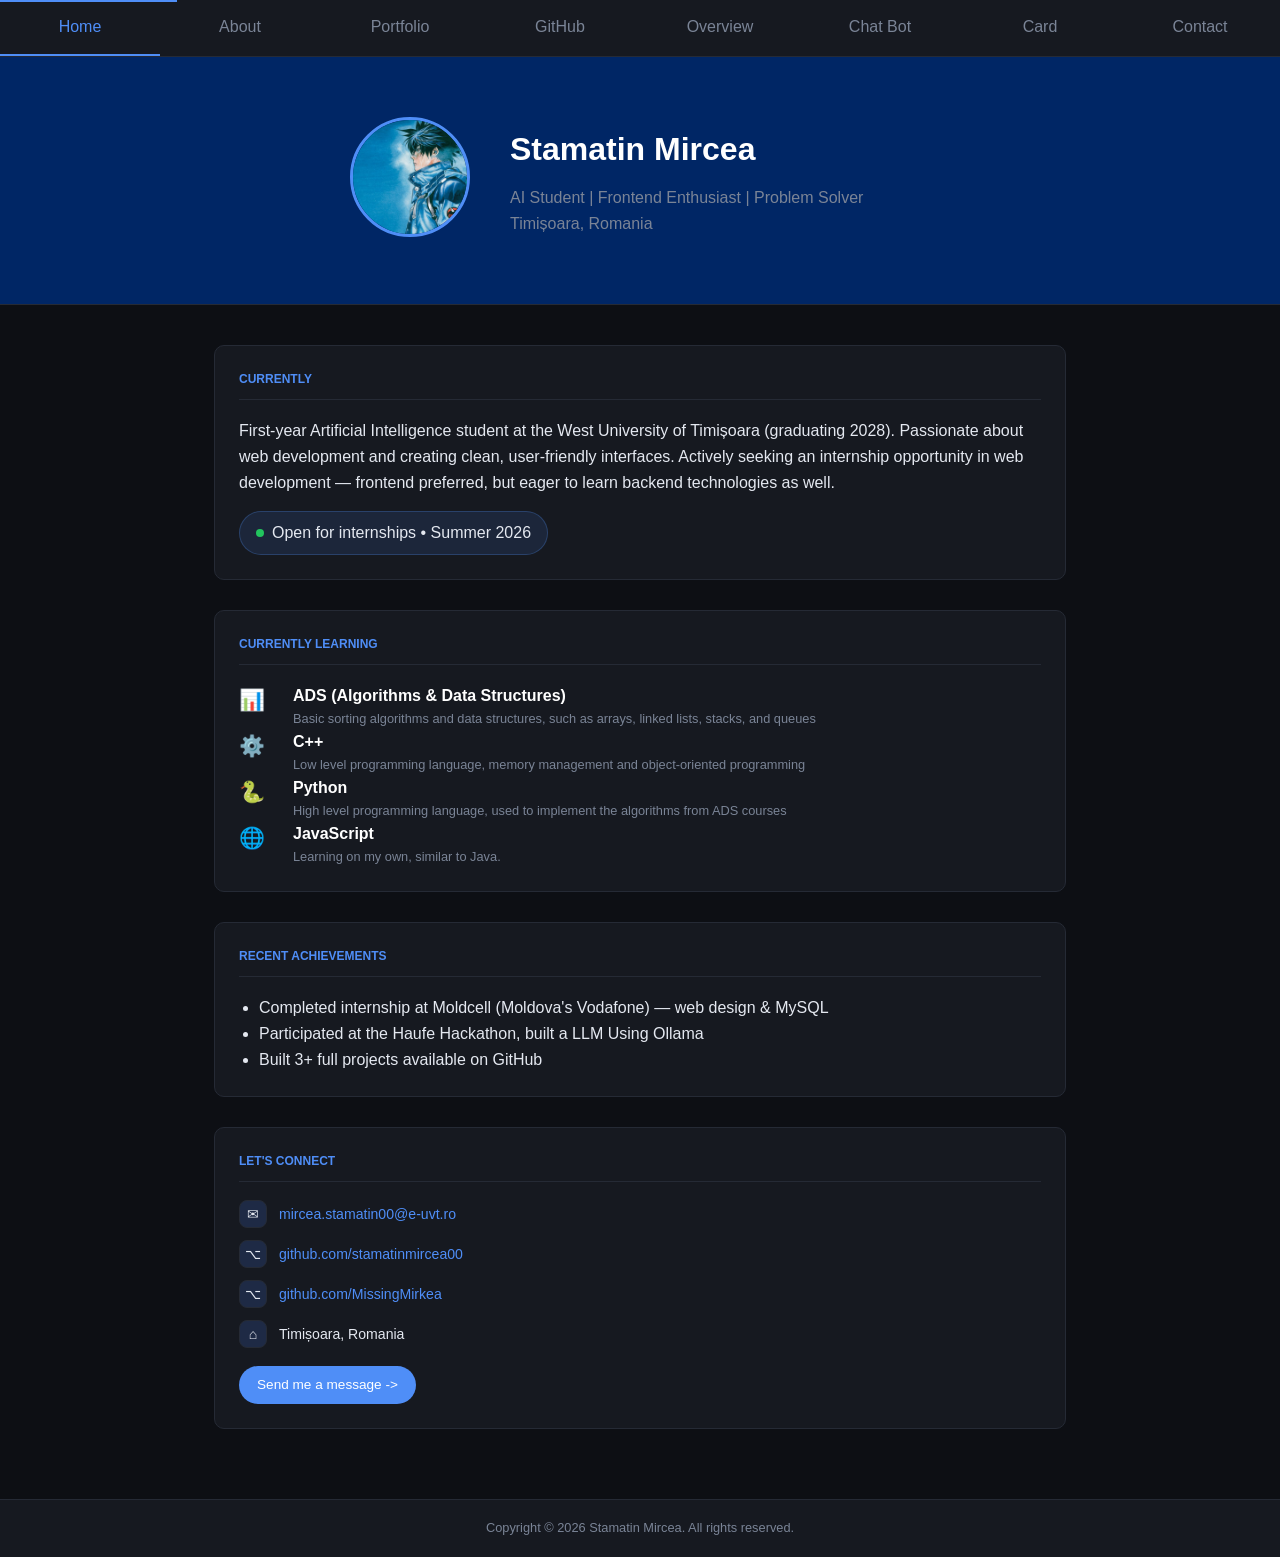
<file: index.html>
<!doctype html>
<html lang="en">
  <head>
    <meta charset="UTF-8" />
    <meta name="viewport" content="width=device-width, initial-scale=1.0" />
    <link rel="stylesheet" href="./css/style.css" />
    <title>Stamatin Mircea – AI Student & Developer Portfolio</title>
  </head>
  <body>
      <a href="#main-content" class="skip-link">Skip to main content</a>

    <header>
      <nav aria-label="main navigation">
       <ul>
          <li><a href="index.html" class="active">Home</a></li>
          <li><a href="about.html">About</a></li>
          <li><a href="portfolio.html">Portfolio</a></li>
          <li><a href="github.html">GitHub</a></li>
          <li><a href="overview.html">Overview</a></li> 
          <li><a href="chatbot.html">Chat Bot</a></li>
          <li><a href="card.html">Card</a></li>        
          <li><a href="contact.html">Contact</a></li>
        </ul>
      </nav>
    </header>

    <section id="descript">
      <div class="descript-left">
        <img
          src="./images/climber.jpg"
          alt="Buntarou Mori from The Climber manga looking left, wearing a blue jacket"
        />
      </div>
      <div class="descript-right" style="width: 420px;">
        <h1>Stamatin Mircea</h1>
        <p>AI Student | Frontend Enthusiast | Problem Solver</p>
        <p class="location">Timișoara, Romania</p>
      </div>
    </section>

    <main id="main-content">
      <section class="cv-section">
        <h2>Currently</h2>
        <p>
          First-year Artificial Intelligence student at the West University of Timișoara (graduating 2028).
          Passionate about web development and creating clean, user-friendly interfaces. 
          Actively seeking an internship opportunity in web development — frontend preferred, 
          but eager to learn backend technologies as well.
        </p>
        <div class="status-badge">
          <span class="dot"></span>
          Open for internships • Summer 2026
        </div>
      </section>

      <section class="cv-section">
        <h2>Currently Learning</h2>
        <div class="learning-item">
            <span class="learning-icon">📊</span>
            <div>
              <strong>ADS (Algorithms & Data Structures)</strong>
              <p>Basic sorting algorithms and data structures, such as arrays, linked lists, stacks, and queues</p>
            </div>
          </div>
          <div class="learning-item">
            <span class="learning-icon">⚙️</span>
            <div>
              <strong>C++</strong>
              <p>Low level programming language, memory management and object-oriented programming</p>
            </div>
          </div>
          <div class="learning-item">
            <span class="learning-icon">🐍</span>
            <div>
              <strong>Python</strong>
              <p>High level programming language, used to implement the algorithms from ADS courses</p>
            </div>
          </div>
          <div class="learning-item">
            <span class="learning-icon">🌐</span>
            <div>
              <strong>JavaScript</strong>
              <p>Learning on my own, similar to Java.</p>
            </div>
          </div>
        </div>
      </section>

      <section class="cv-section">
        <h2>Recent Achievements</h2>
        <ul class="achievement-list" style="padding-left: 20px;">
          <li>Completed internship at Moldcell (Moldova's Vodafone) — web design & MySQL</li>
          <li>Participated at the Haufe Hackathon, built a LLM Using Ollama</li>
          <li>Built 3+ full projects available on GitHub</li>
        </ul>
      </section>

      <section class="cv-section">
        <h2>Let's Connect</h2>
        <div class="contact-list">
          <div class="contact-item">
            <span class="contact-icon">✉</span>
            <a href="mailto:mircea.stamatin00@e-uvt.ro">mircea.stamatin00@e-uvt.ro</a>
          </div>
          <div class="contact-item">
            <span class="contact-icon">⌥</span>
            <a href="https://github.com/stamatinmircea00" >github.com/stamatinmircea00</a>
          </div>
           <div class="contact-item">
            <span class="contact-icon">⌥</span>
            <a href="https://github.com/MissingMirkea" >github.com/MissingMirkea</a>
          </div>
          <div class="contact-item">
            <span class="contact-icon">⌂</span>
            <span>Timișoara, Romania</span>
          </div>
        </div>
        <a href="contact.html" class="cta-link">Send me a message -></a>
      </section>

    </main>

    <footer>
      <p>Copyright &copy; 2026 Stamatin Mircea. All rights reserved.</p>
    </footer>

  </body>
</html>
</file>
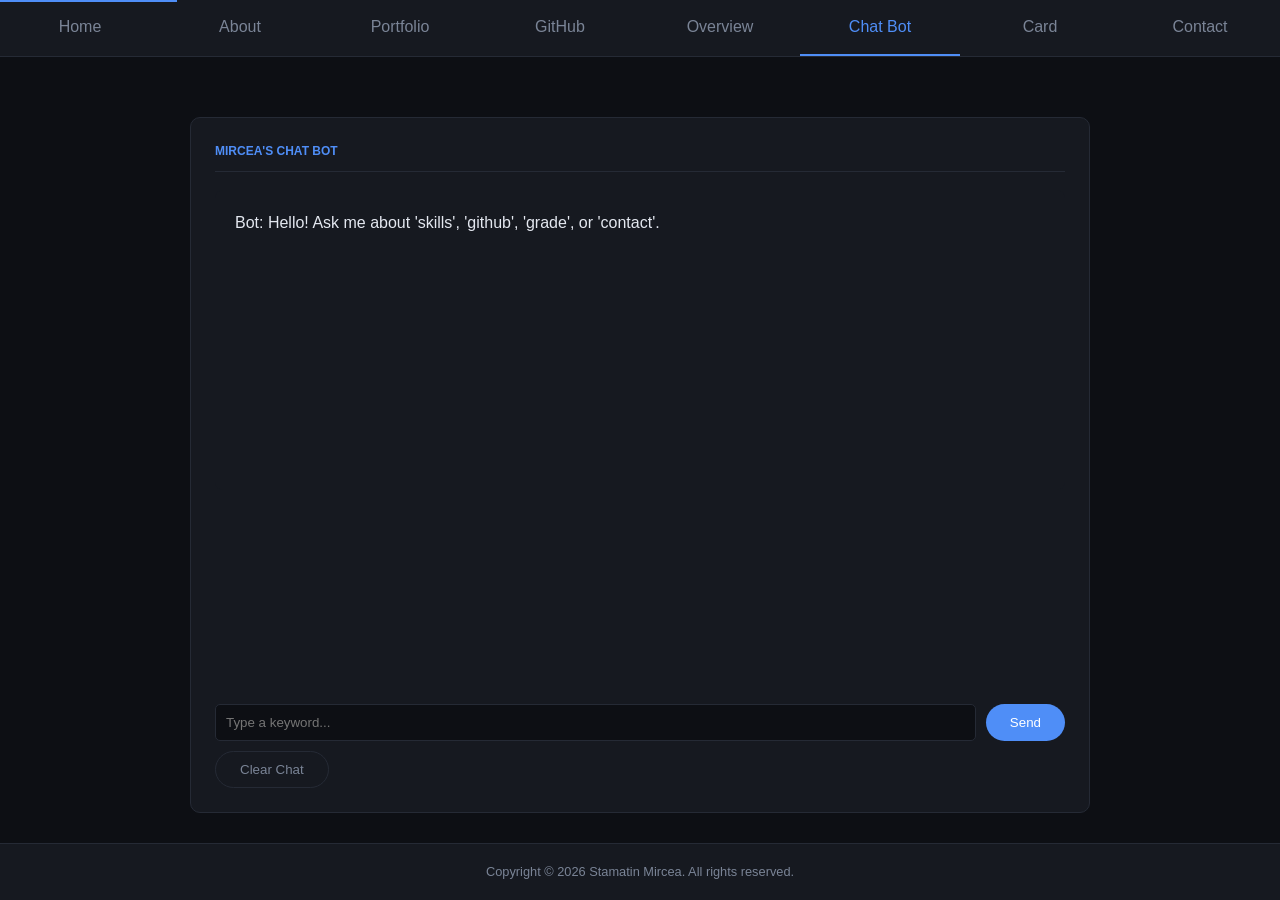
<file: chatbot.html>
<!doctype html>
<html lang="en">
  <head>
    <meta charset="UTF-8" />
    <meta name="viewport" content="width=device-width, initial-scale=1.0" />
    <link rel="stylesheet" href="./css/style.css" />
    <title>AI Chat – Stamatin Mircea</title>
  </head>
  <body>
    <a href="#main-content" class="skip-link">Skip to main content</a>

    <header>
      <nav aria-label="main navigation">
        <ul>
          <li><a href="index.html">Home</a></li>
          <li><a href="about.html">About</a></li>
          <li><a href="portfolio.html">Portfolio</a></li>
          <li><a href="github.html">GitHub</a></li>
          <li><a href="overview.html">Overview</a></li>
          <li><a href="chatbot.html" class="active">Chat Bot</a></li>
          <li><a href="card.html">Card</a></li>
          <li><a href="contact.html">Contact</a></li>
        </ul>
      </nav>
    </header>

    <main
      id="main-content"
      class="cv-section page-center"
      style="
        height: calc(100vh - 204.06px);
        margin-top: 60px;
        display: flex;
        flex-direction: column;
        justify-content: space-between;
      "
    >
      <div class="chatbot-top">
        <h2>Mircea's Chat Bot</h2>
        <div
          id="chat-window"
          style="
            height: 300px;
            overflow-y: auto;
            background: #161920;
            padding: 20px;
            border-radius: 8px;
            margin-bottom: 10px;
            margin-top: 10px;
          "
        >
          <div class="bot-msg">
            Bot: Hello! Ask me about 'skills', 'github', 'grade', or 'contact'.
          </div>
        </div>
      </div>
      <div class="chatbot-bot">
        <form id="chat-form" style="display: flex; gap: 10px">
          <input
            type="text"
            id="user-input"
            placeholder="Type a keyword..."
            style="
              flex: 1;
              padding: 10px;
              border-radius: 5px;
              border: 1px solid #252a35;
              background: #0d0f14;
              color: white;
            "
          />
          <button type="submit" class="submit-btn">Send</button>
        </form>
        <button id="clear-btn" class="reset-btn" style="margin-top: 10px">
          Clear Chat
        </button>
      </div>
    </main>

    <footer>
      <p>Copyright &copy; 2026 Stamatin Mircea. All rights reserved.</p>
    </footer>
    <script src="./javascript/chatbot.js"></script>
  </body>
</html>
</file>
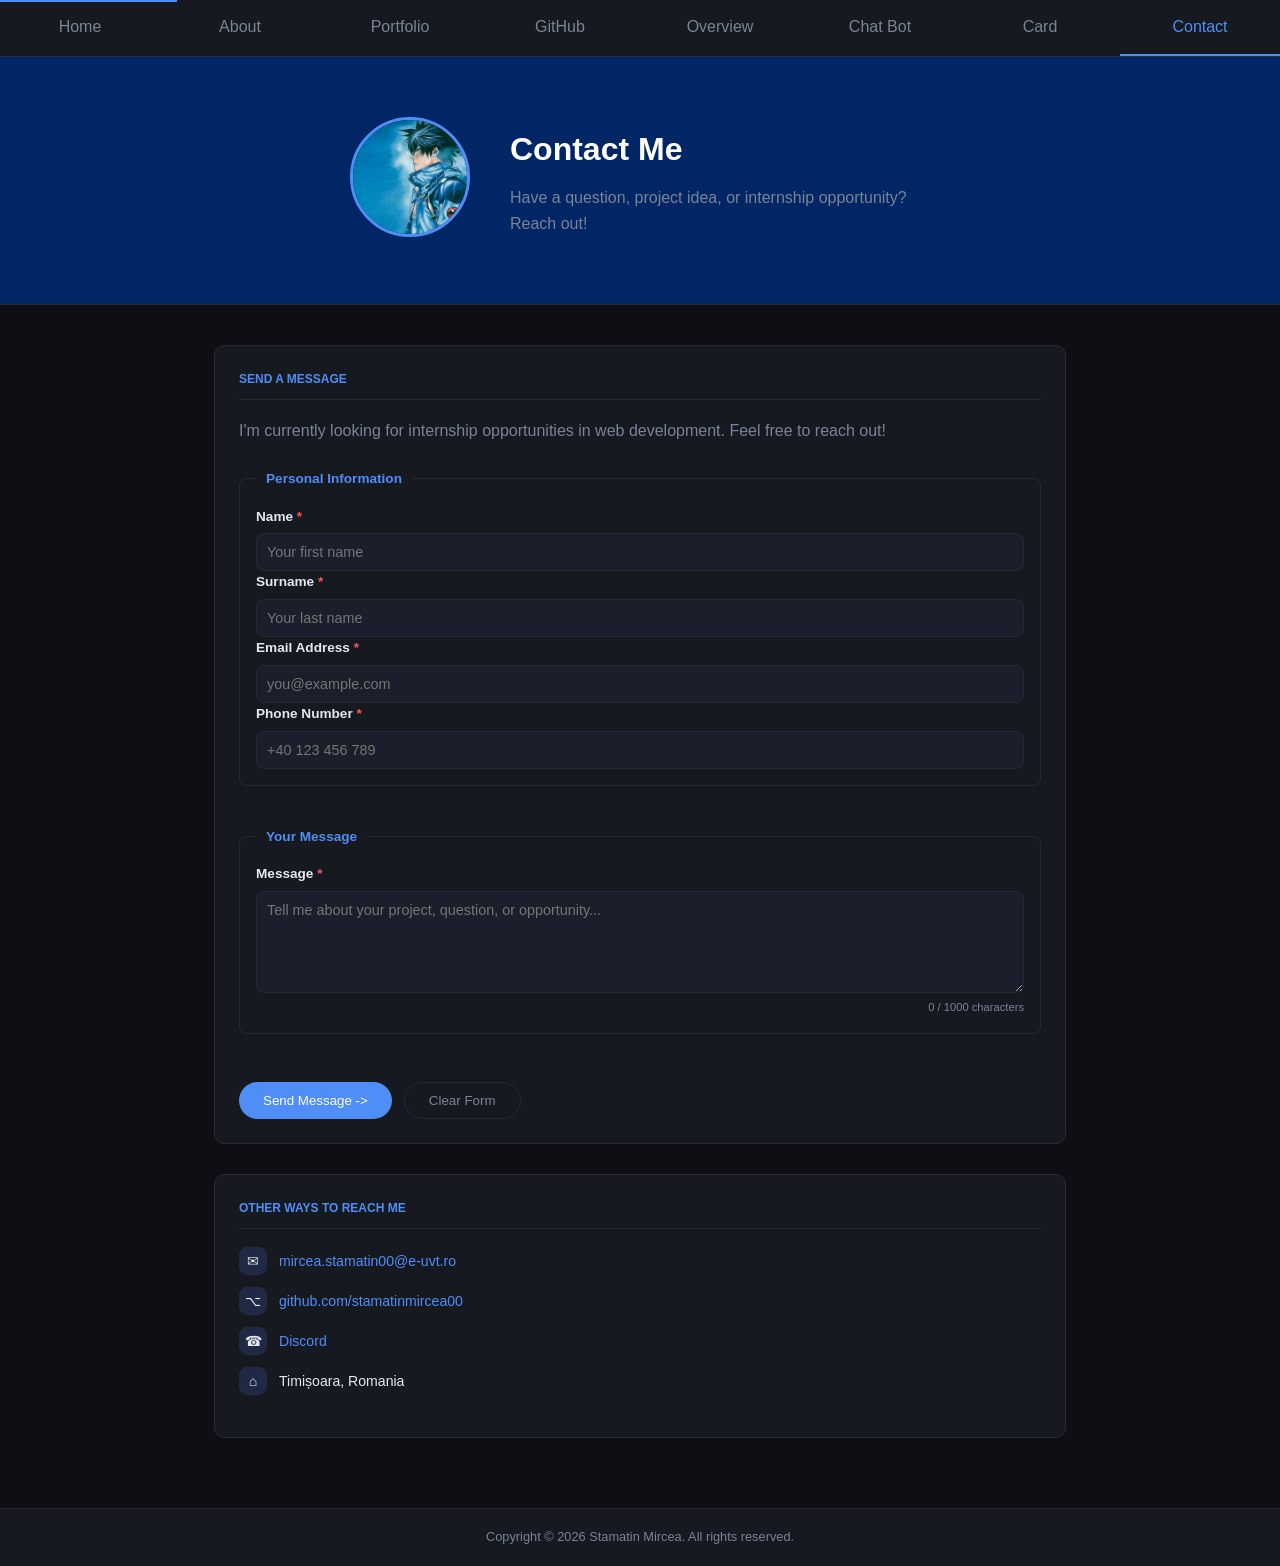
<file: contact.html>
<!doctype html>
<html lang="en">
  <head>
    <meta charset="UTF-8" />
    <meta name="viewport" content="width=device-width, initial-scale=1.0" />
    <link rel="stylesheet" href="./css/style.css" />
    <title>Contact Me – Stamatin Mircea</title>
  </head>
  <body>
    <a href="#main-content" class="skip-link">Skip to main content</a>

    <header>
      <nav aria-label="main navigation">
        <ul>
          <li><a href="index.html">Home</a></li>
          <li><a href="about.html">About</a></li>
          <li><a href="portfolio.html">Portfolio</a></li>
          <li><a href="github.html">GitHub</a></li>
          <li><a href="overview.html">Overview</a></li>
          <li><a href="chatbot.html">Chat Bot</a></li>
          <li><a href="card.html">Card</a></li>
          <li><a href="contact.html" class="active">Contact</a></li>
        </ul>
      </nav>
    </header>

    <section id="descript">
      <div class="descript-left">
        <img
          src="./images/climber.jpg"
          alt="Buntarou Mori from The Climber manga looking left"
        />
      </div>
      <div class="descript-right">
        <h1>Contact Me</h1>
        <p>
          Have a question, project idea, or internship opportunity? Reach out!
        </p>
      </div>
    </section>

    <main id="main-content">
      <section class="cv-section">
        <h2>Send a Message</h2>
        <p class="form-intro">
          I'm currently looking for internship opportunities in web development.
          Feel free to reach out!
        </p>

        <form
          action="#"
          method="post"
          class="contact-form"
          id="contactForm"
          novalidate
        >
          <fieldset>
            <legend>Personal Information</legend>

            <div class="form-group">
              <label for="name">Name <span class="required">*</span></label>
              <input
                type="text"
                id="name"
                name="name"
                required
                placeholder="Your first name"
                minlength="2"
                maxlength="50"
              />
              <div class="error-message" id="name-error"></div>
            </div>

            <div class="form-group">
              <label for="surname"
                >Surname <span class="required">*</span></label
              >
              <input
                type="text"
                id="surname"
                name="surname"
                required
                placeholder="Your last name"
                minlength="2"
                maxlength="50"
              />
              <div class="error-message" id="surname-error"></div>
            </div>

            <div class="form-group">
              <label for="email"
                >Email Address <span class="required">*</span></label
              >
              <input
                type="email"
                id="email"
                name="email"
                required
                placeholder="you@example.com"
                pattern="[a-z0-9._%+-]+@[a-z0-9.-]+\.[a-z]{2,}$"
              />
              <div class="error-message" id="email-error"></div>
            </div>

            <div class="form-group">
              <label for="phone"
                >Phone Number <span class="required">*</span></label
              >
              <input
                type="tel"
                id="phone"
                name="phone"
                required
                placeholder="+40 123 456 789"
                pattern="[0-9+\s\-\(\)]{8,20}"
              />
              <div class="error-message" id="phone-error"></div>
            </div>
          </fieldset>

          <fieldset>
            <legend>Your Message</legend>

            <div class="form-group">
              <label for="message"
                >Message <span class="required">*</span></label
              >
              <textarea
                id="message"
                name="message"
                required
                placeholder="Tell me about your project, question, or opportunity..."
                rows="5"
                minlength="10"
                maxlength="1000"
                style="max-width: 802px"
              ></textarea>
              <div class="error-message" id="message-error"></div>
              <small class="character-count">0 / 1000 characters</small>
            </div>
          </fieldset>

          <div class="form-actions">
            <button type="submit" class="submit-btn">Send Message -></button>
            <button type="reset" class="reset-btn">Clear Form</button>
          </div>

          <div
            class="success-message"
            id="successMessage"
            style="display: none"
          >
            ✓ Thank you for your message! I'll get back to you soon.
          </div>
        </form>
      </section>

      <section class="cv-section">
        <h2>Other Ways to Reach Me</h2>
        <div class="contact-list">
          <div class="contact-item">
            <span class="contact-icon">✉</span>
            <a href="mailto:mircea.stamatin00@e-uvt.ro"
              >mircea.stamatin00@e-uvt.ro</a
            >
          </div>
          <div class="contact-item">
            <span class="contact-icon">⌥</span>
            <a href="https://github.com/stamatinmircea00"
              >github.com/stamatinmircea00</a
            >
          </div>
          <div class="contact-item">
            <span class="contact-icon">☎</span>
            <a href="https://discordapp.com/users/1328396941444255839"
              >Discord</a
            >
          </div>
          <div class="contact-item">
            <span class="contact-icon">⌂</span>
            <span>Timișoara, Romania</span>
          </div>
        </div>
      </section>
    </main>

    <footer>
      <p>Copyright &copy; 2026 Stamatin Mircea. All rights reserved.</p>
    </footer>
  </body>
</html>
</file>
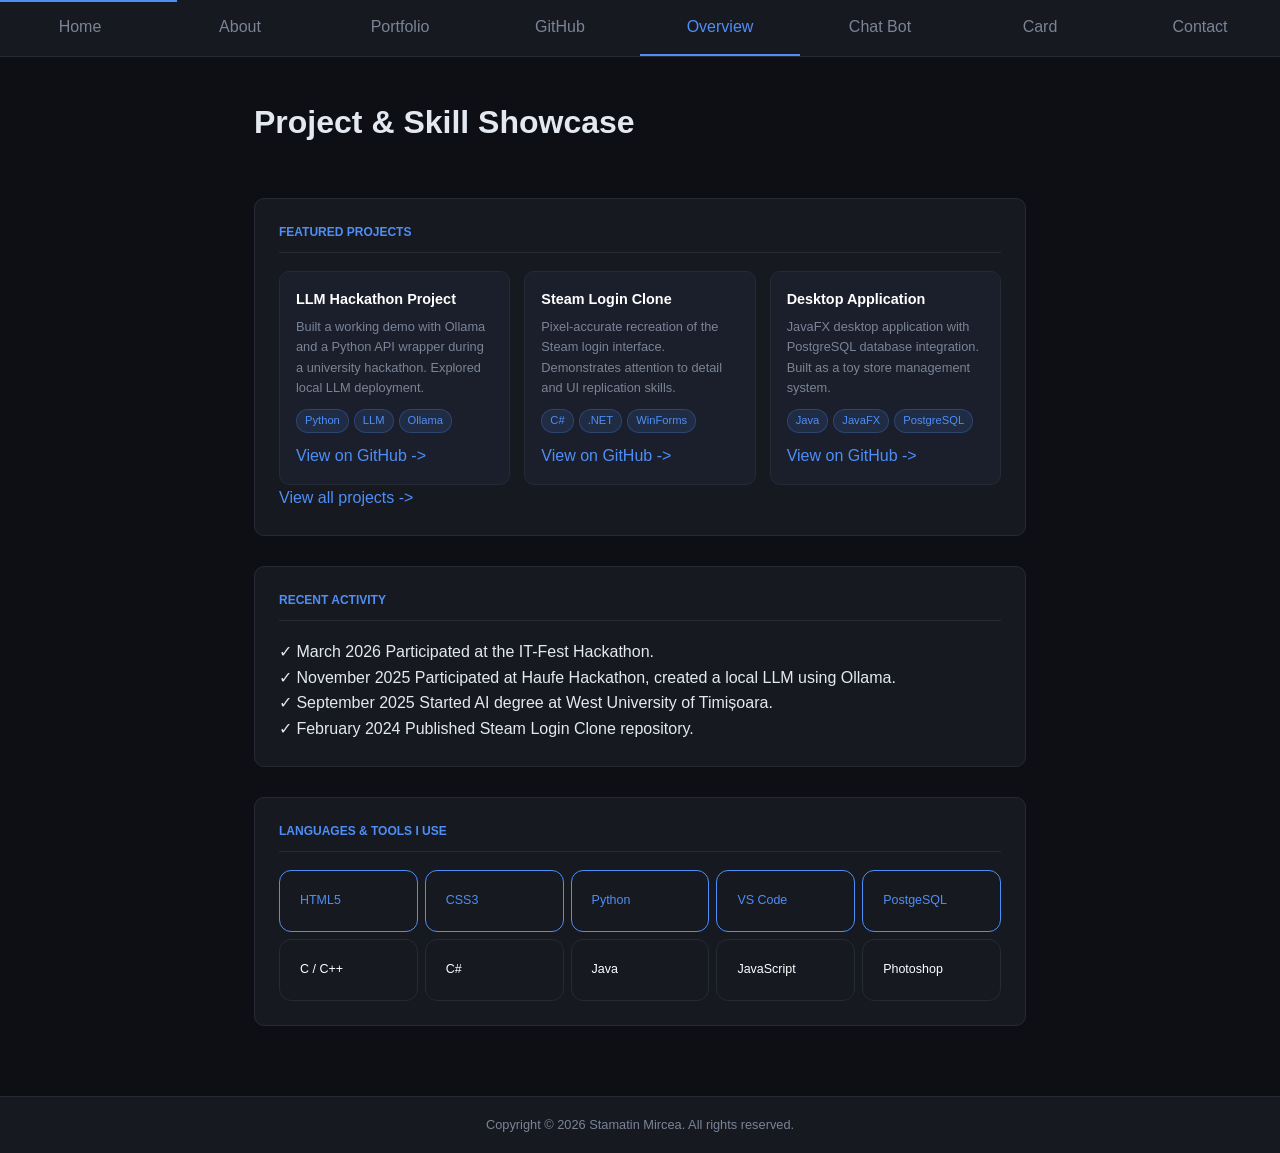
<file: overview.html>
<!doctype html>
<html lang="en">
  <head>
    <meta charset="UTF-8" />
    <meta name="viewport" content="width=device-width, initial-scale=1.0" />
    <link rel="stylesheet" href="./css/style.css" />
    <title>Project Overview - Mircea</title>
    <style>
      .overview-container {
        padding: 40px 5%;
      }

      .grid-layout {
        display: grid;
        grid-template-columns: repeat(auto-fit, minmax(250px, 1fr));
        gap: 20px;
        margin-top: 30px;
      }

      .card {
        background: #161920;
        border: 1px solid #252a35;
        padding: 20px;
        border-radius: 12px;
        display: flex;
        flex-direction: column;
        justify-content: space-between;
      }

      .card.featured {
        border: 2px solid #4f8ef7;
        box-shadow: 0 0 15px rgba(79, 142, 247, 0.3);
      }

      @media (max-width: 600px) {
        .grid-layout {
          grid-template-columns: 1fr;
        }
        h1 {
          font-size: 1.5rem;
        }
      }
    </style>
  </head>
  <body>
    <a href="#main-content" class="skip-link">Skip to main content</a>

    <header>
      <nav aria-label="main navigation">
        <ul>
          <li><a href="index.html">Home</a></li>
          <li><a href="about.html">About</a></li>
          <li><a href="portfolio.html">Portfolio</a></li>
          <li><a href="github.html">GitHub</a></li>
          <li><a href="overview.html" class="active">Overview</a></li>
          <li><a href="chatbot.html">Chat Bot</a></li>
          <li><a href="card.html">Card</a></li>
          <li><a href="contact.html">Contact</a></li>
        </ul>
      </nav>
    </header>
    <main id="main-content" class="overview-container page-center">
      <h1>Project & Skill Showcase</h1>
      <section class="cv-section" style="margin-top: 50px">
        <h2>Featured Projects</h2>
        <div class="cards-grid">
          <article class="project-card">
            <h3>LLM Hackathon Project</h3>
            <p>
              Built a working demo with Ollama and a Python API wrapper during a
              university hackathon. Explored local LLM deployment.
            </p>
            <div class="tags">
              <span class="tag">Python</span>
              <span class="tag">LLM</span>
              <span class="tag">Ollama</span>
            </div>
            <a href="https://github.com/MissingMirkea/HaufeInternship2025"
              >View on GitHub -></a
            >
          </article>

          <article class="project-card">
            <h3>Steam Login Clone</h3>
            <p>
              Pixel-accurate recreation of the Steam login interface.
              Demonstrates attention to detail and UI replication skills.
            </p>
            <div class="tags">
              <span class="tag">C#</span>
              <span class="tag">.NET</span>
              <span class="tag">WinForms</span>
            </div>
            <a href="https://github.com/MissingMirkea/SteamLabel"
              >View on GitHub -></a
            >
          </article>

          <article class="project-card">
            <h3>Desktop Application</h3>
            <p>
              JavaFX desktop application with PostgreSQL database integration.
              Built as a toy store management system.
            </p>
            <div class="tags">
              <span class="tag">Java</span>
              <span class="tag">JavaFX</span>
              <span class="tag">PostgreSQL</span>
            </div>
            <a href="https://github.com/MissingMirkea/ToyStore"
              >View on GitHub -></a
            >
          </article>
        </div>
        <div class="section-footer">
          <a href="github.html" class="link">View all projects -></a>
        </div>
      </section>

      <section class="cv-section">
        <h2>Recent Activity</h2>
        <div class="activity-list">
          <div class="activity-item">
            <span class="activity-date">✓ March 2026</span>
            <span class="activity-desc"
              >Participated at the IT-Fest Hackathon.</span
            >
          </div>
          <div class="activity-item">
            <span class="activity-date">✓ November 2025</span>
            <span class="activity-desc"
              >Participated at Haufe Hackathon, created a local LLM using
              Ollama.</span
            >
          </div>
          <div class="activity-item">
            <span class="activity-date">✓ September 2025</span>
            <span class="activity-desc"
              >Started AI degree at West University of Timișoara.</span
            >
          </div>
          <div class="activity-item">
            <span class="activity-date">✓ February 2024</span>
            <span class="activity-desc"
              >Published Steam Login Clone repository.</span
            >
          </div>
        </div>
      </section>

      <section class="cv-section">
        <h2>Languages & Tools I Use</h2>
        <div class="skills">
          <span class="card accent">HTML5</span>
          <span class="card accent">CSS3</span>
          <span class="card accent">Python</span>
          <span class="card accent">VS Code</span>
          <span class="card accent">PostgeSQL</span>
          <span class="card">C / C++</span>
          <span class="card">C#</span>
          <span class="card">Java</span>
          <span class="card">JavaScript</span>
          <span class="card">Photoshop</span>
        </div>
      </section>
    </main>
    <footer>
      <p>Copyright &copy; 2026 Stamatin Mircea. All rights reserved.</p>
    </footer>
  </body>
</html>
</file>
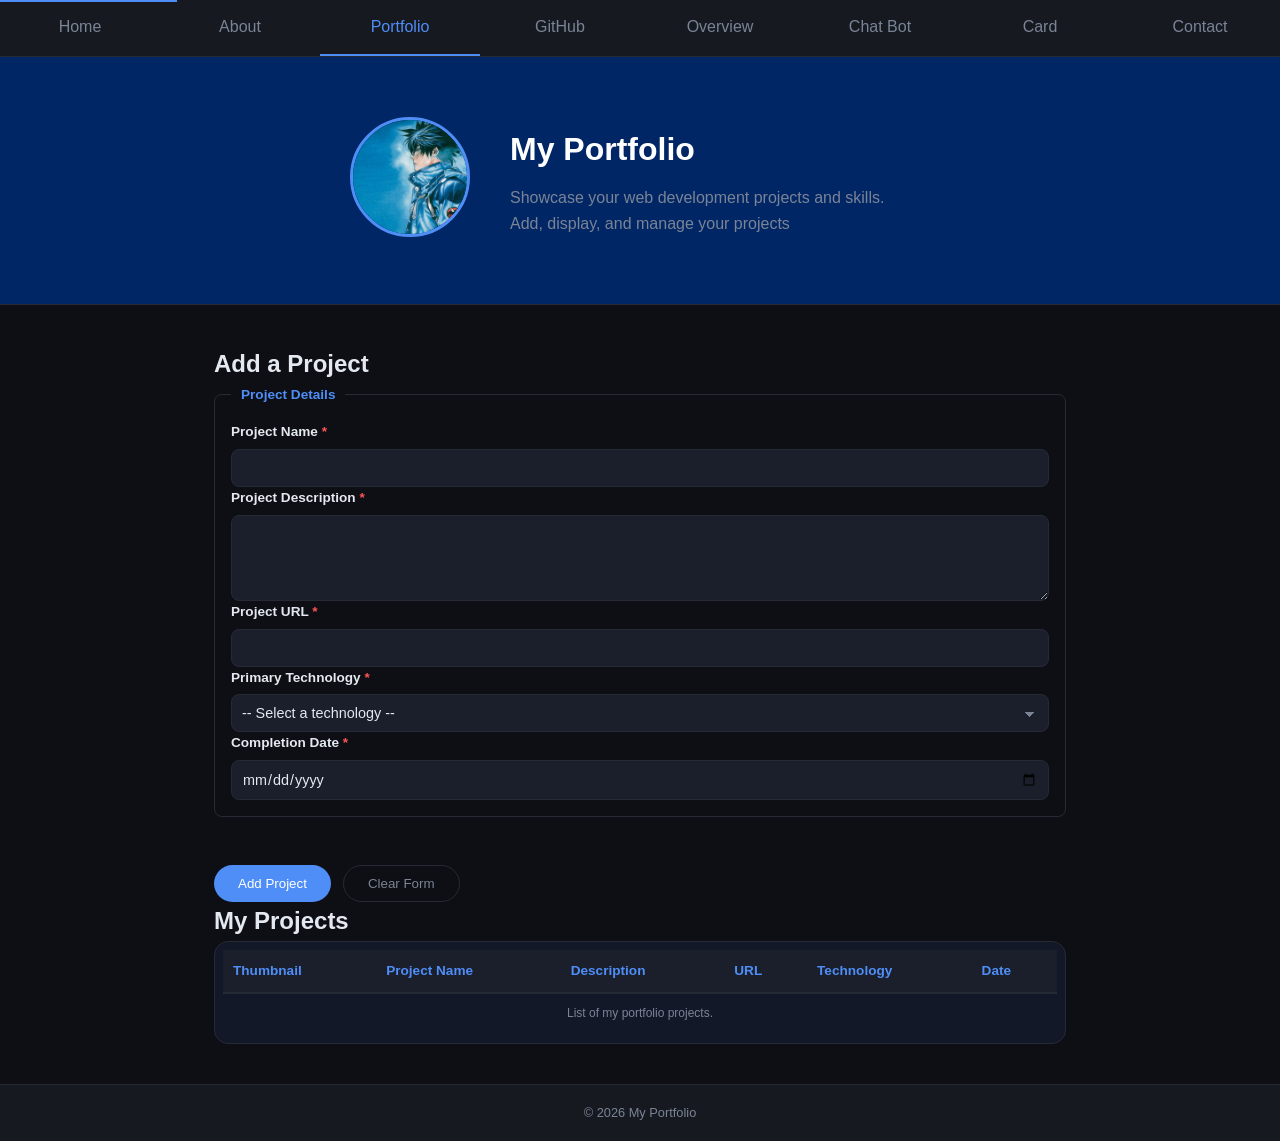
<file: portfolio.html>
<!DOCTYPE html>
<html lang="en">
<head>
    <meta charset="UTF-8">
    <meta name="viewport" content="width=device-width, initial-scale=1.0">
    <title>My Portfolio – Stamatin Mircea</title>
    <link rel="stylesheet" href="./css/styleportfolio.css">
</head>
<body>
    <a href="#main-content" class="skip-link">Skip to main content</a>

    <header>
        <nav aria-label="main navigation">
            <ul>
                <li><a href="index.html">Home</a></li>
                <li><a href="about.html">About</a></li>
                <li><a href="portfolio.html" class="active">Portfolio</a></li>
                <li><a href="github.html">GitHub</a></li>
                <li><a href="overview.html">Overview</a></li>
                <li><a href="chatbot.html">Chat Bot</a></li>
                <li><a href="card.html">Card</a></li>
                <li><a href="contact.html">Contact</a></li>
            </ul>
        </nav>
    </header>

    <section id="descript">
        <div class="descript-left">
            <img src="./images/climber.jpg" alt="Portfolio projects showcase" />
        </div>
        <div class="descript-right" style="width: 420px;">
            <h1>My Portfolio</h1>
            <p>Showcase your web development projects and skills.</p>
            <p class="location">Add, display, and manage your projects</p>
        </div>
    </section>

    <main id="main-content">
        <section>
            <h2>Add a Project</h2>

            <form id="project-form" class="contact-form" novalidate>
                <fieldset>
                    <legend>Project Details</legend>

                    <div class="form-group">
                        <label for="project-name">Project Name <span class="required">*</span></label>
                        <input
                            type="text"
                            id="project-name"
                            name="projectName"
                            required
                            aria-describedby="project-name-error"
                        >
                        <div class="error-message" id="project-name-error" role="alert" aria-live="assertive"></div>
                    </div>

                    <div class="form-group">
                        <label for="project-description">Project Description <span class="required">*</span></label>
                        <textarea
                            id="project-description"
                            name="projectDescription"
                            required
                            minlength="10"
                            aria-describedby="project-description-error"
                            rows="4"
                        ></textarea>
                        <div class="error-message" id="project-description-error" role="alert" aria-live="assertive"></div>
                    </div>

                    <div class="form-group">
                        <label for="project-url">Project URL <span class="required">*</span></label>
                        <input
                            type="url"
                            id="project-url"
                            name="projectUrl"
                            required
                            aria-describedby="project-url-error"
                        >
                        <div class="error-message" id="project-url-error" role="alert" aria-live="assertive"></div>
                    </div>

                    <div class="form-group">
                        <label for="project-technology">Primary Technology <span class="required">*</span></label>
                        <select
                            id="project-technology"
                            name="projectTechnology"
                            required
                            aria-describedby="project-technology-error"
                        >
                            <option value="">-- Select a technology --</option>
                            <option value="HTML">HTML</option>
                            <option value="CSS">CSS</option>
                            <option value="JavaScript">JavaScript</option>
                            <option value="React">React</option>
                        </select>
                        <div class="error-message" id="project-technology-error" role="alert" aria-live="assertive"></div>
                    </div>

                    <div class="form-group">
                        <label for="project-date">Completion Date <span class="required">*</span></label>
                        <input
                            type="date"
                            id="project-date"
                            name="projectDate"
                            required
                            aria-describedby="project-date-error"
                        >
                        <div class="error-message" id="project-date-error" role="alert" aria-live="assertive"></div>
                    </div>
                </fieldset>

                <div class="form-actions">
                    <button type="submit" class="submit-btn">Add Project</button>
                    <button type="reset" class="reset-btn">Clear Form</button>
                </div>
            </form>
        </section>

        <section>
            <h2>My Projects</h2>

            <div class="table-wrapper" tabindex="0" role="group" aria-label="Submitted Projects Table">
                <table id="projects-table" class="projects-table">
                    <caption>List of my portfolio projects.</caption>
                    <thead>
                        <tr>
                            <th scope="col">Thumbnail</th>
                            <th scope="col">Project Name</th>
                            <th scope="col">Description</th>
                            <th scope="col">URL</th>
                            <th scope="col">Technology</th>
                            <th scope="col">Date</th>
                        </tr>
                    </thead>
                    <tbody id="projects-tbody">
                    </tbody>
                </table>
            </div>
        </section>
    </main>

    <footer>
        <p>&copy; 2026 My Portfolio</p>
    </footer>

    <script src="./javascript/app.js"></script>
</body>
</html>
</file>
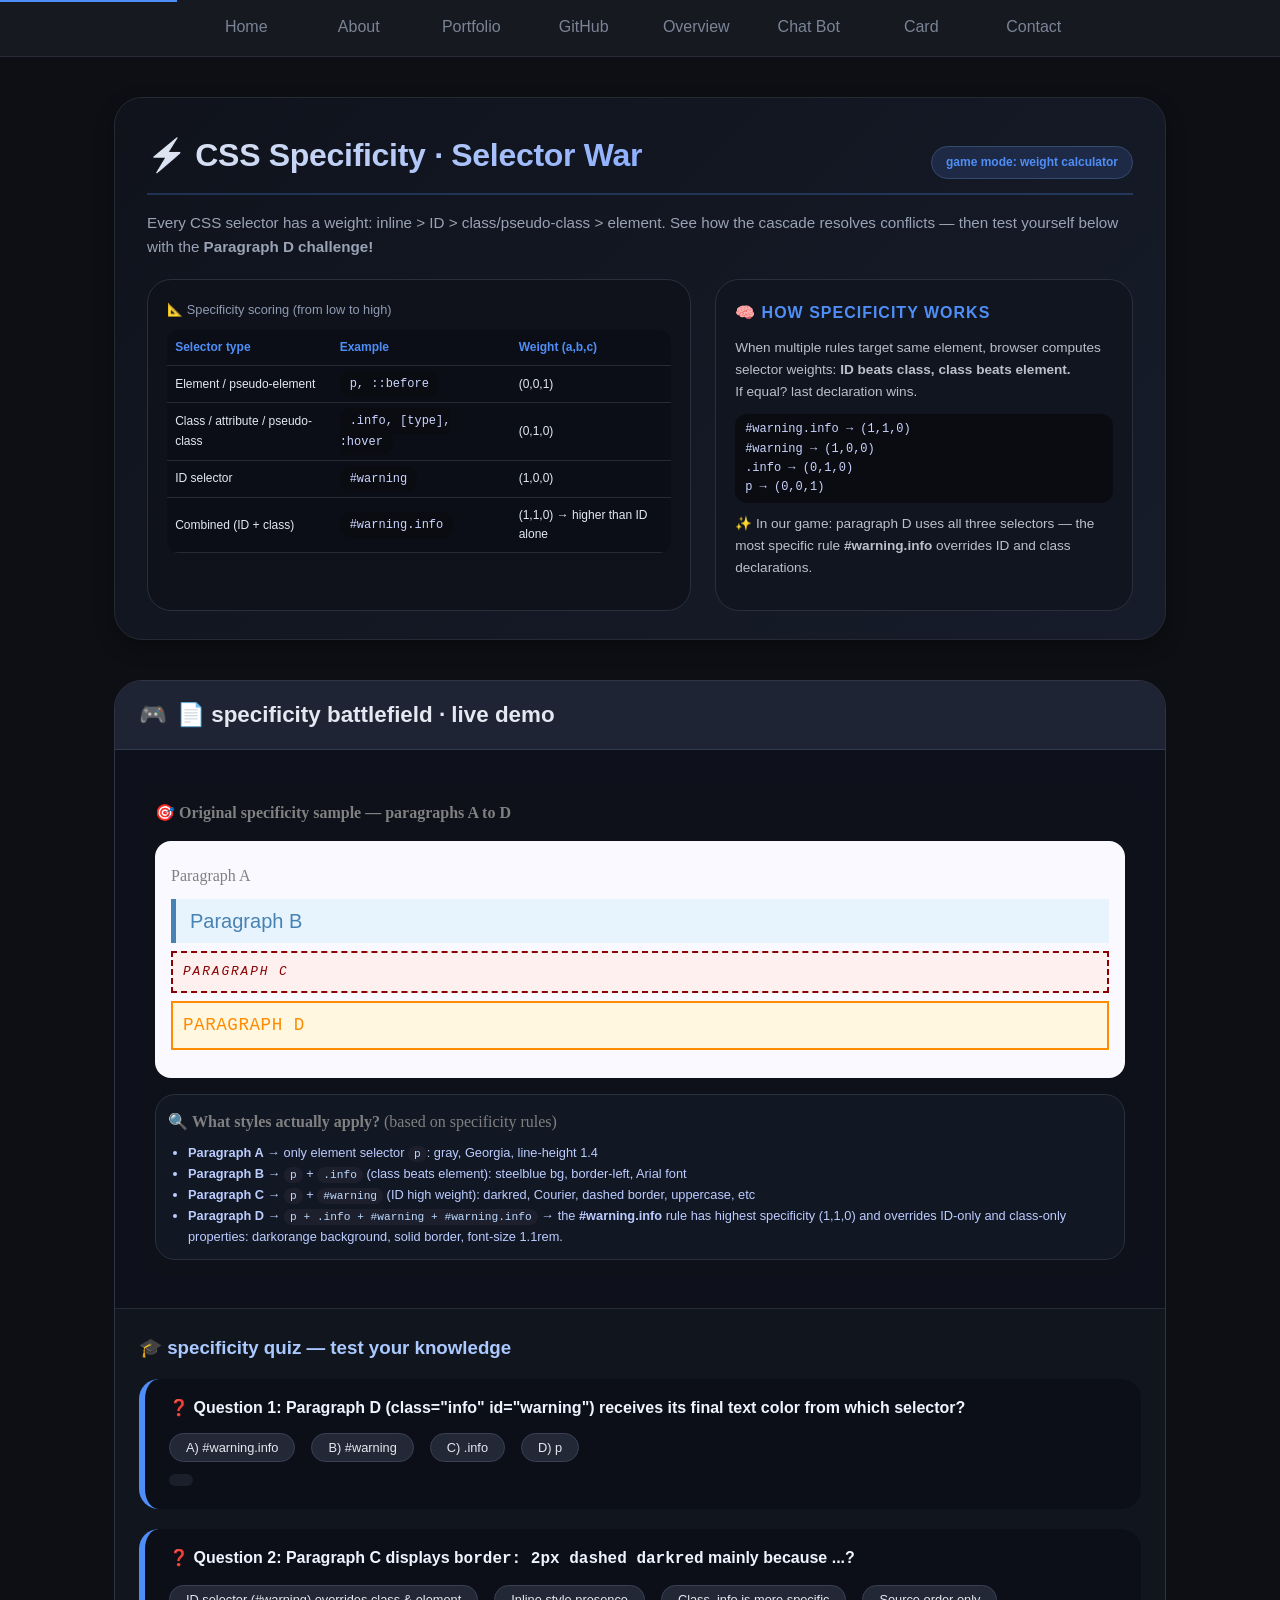
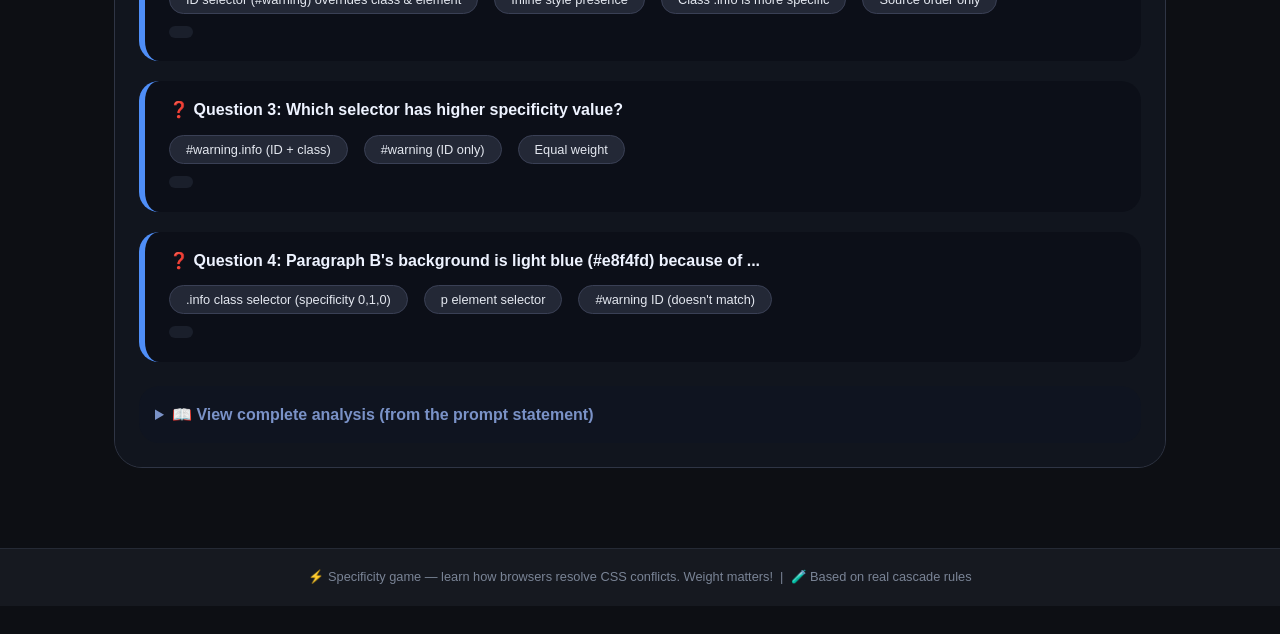
<file: specifity.html>
<!doctype html>
<html lang="en">
  <head>
    <meta charset="UTF-8" />
    <meta
      name="viewport"
      content="width=device-width, initial-scale=1.0, viewport-fit=cover"
    />
    <title>Specificity Game · CSS cascade & selector weight</title>
    <style>
      * {
        margin: 0;
        padding: 0;
        box-sizing: border-box;
      }

      body {
        font-family: Verdana, sans-serif;
        background-color: #0d0f14;
        color: #e4e8f0;
        line-height: 1.6;
        min-height: 100vh;
        padding-bottom: 2rem;
      }

      a {
        color: #4f8ef7;
        text-decoration: none;
      }
      a:hover {
        text-decoration: underline;
      }

      .skip-link {
        position: absolute;
        top: -40px;
        left: 0;
        background: #4f8ef7;
        color: white;
        padding: 8px 16px;
        z-index: 100;
      }
      .skip-link:focus {
        top: 0;
      }

      header {
        position: sticky;
        top: 0;
        background-color: #161920;
        border-bottom: 1px solid #252a35;
        z-index: 50;
      }
      nav ul {
        list-style: none;
        display: flex;
        max-width: 900px;
        margin: 0 auto;
      }
      nav ul li {
        flex: 1;
        text-align: center;
      }
      nav ul li a {
        display: block;
        padding: 14px 0;
        color: #7a8496;
        border-bottom: 2px solid transparent;
        font-weight: 500;
        transition: 0.2s;
      }
      nav ul li a:hover,
      nav ul li a.active {
        color: #4f8ef7;
        border-bottom: 2px solid #4f8ef7;
        text-decoration: none;
      }

      main {
        max-width: 1100px;
        margin: 0 auto;
        padding: 40px 24px;
      }

      .specificity-hero {
        background: linear-gradient(135deg, #10131c 0%, #161c2a 100%);
        border-radius: 28px;
        border: 1px solid #252a35;
        padding: 2rem 2rem 1.8rem 2rem;
        margin-bottom: 2.5rem;
        box-shadow: 0 8px 20px rgba(0, 0, 0, 0.3);
      }
      .spec-title {
        display: flex;
        align-items: baseline;
        flex-wrap: wrap;
        justify-content: space-between;
        gap: 1rem;
        margin-bottom: 1rem;
        border-bottom: 2px solid #4f8ef740;
        padding-bottom: 0.75rem;
      }
      .spec-title h1 {
        font-size: 2rem;
        background: linear-gradient(135deg, #e4e8f0, #8aadff);
        background-clip: text;
        -webkit-background-clip: text;
        color: transparent;
        letter-spacing: -0.3px;
      }
      .spec-badge {
        background: #1e2a45;
        border-radius: 40px;
        padding: 6px 14px;
        font-size: 0.75rem;
        font-weight: bold;
        color: #4f8ef7;
        border: 1px solid #344a6e;
      }
      .spec-intro {
        color: #9aa3b5;
        margin-bottom: 1rem;
        font-size: 0.95rem;
      }
      .specificity-grid {
        display: flex;
        flex-wrap: wrap;
        gap: 24px;
        margin-top: 20px;
      }
      .game-preview {
        flex: 2;
        min-width: 260px;
        background: #10121b;
        border-radius: 24px;
        border: 1px solid #2a2f3e;
        padding: 1.2rem;
      }
      .rule-explanation {
        flex: 1.5;
        min-width: 240px;
        background: #11151f;
        border-radius: 24px;
        border: 1px solid #2a2f3e;
        padding: 1.2rem;
      }
      .rule-explanation h3 {
        color: #4f8ef7;
        font-size: 1rem;
        text-transform: uppercase;
        letter-spacing: 1px;
        margin-bottom: 12px;
      }
      .rule-explanation p {
        font-size: 0.85rem;
        color: #bcbfcc;
        margin-bottom: 12px;
      }
      .spec-table {
        width: 100%;
        border-collapse: collapse;
        font-size: 0.75rem;
        background: #0b0e16;
        border-radius: 12px;
        overflow: hidden;
      }
      .spec-table th,
      .spec-table td {
        padding: 8px 8px;
        border-bottom: 1px solid #252a35;
        text-align: left;
      }
      .spec-table th {
        color: #4f8ef7;
        font-weight: 600;
      }
      .code-sample {
        background: #0a0c12;
        padding: 6px 10px;
        border-radius: 12px;
        font-family: "Courier New", monospace;
        font-size: 0.75rem;
        color: #cbd5ff;
      }

      .specificity-game-card {
        background: #161920;
        border-radius: 28px;
        border: 1px solid #2f3545;
        overflow: hidden;
        margin-top: 2rem;
      }
      .game-header {
        background: #1e2434;
        padding: 1rem 1.5rem;
        border-bottom: 1px solid #2f3a4a;
      }
      .game-header h2 {
        font-size: 1.4rem;
        font-weight: 600;
        display: flex;
        align-items: center;
        gap: 10px;
      }
      .game-header h2:before {
        content: "🎮";
        font-size: 1.4rem;
      }
      .demo-box {
        padding: 2rem 1.5rem;
        background: #0e111b;
        border-bottom: 1px solid #252a35;
      }
      .question-panel {
        padding: 1.5rem;
        background: #11151e;
      }
      .question-item {
        background: #0c0f18;
        border-radius: 20px;
        padding: 1rem 1.5rem;
        margin-bottom: 20px;
        border-left: 6px solid #4f8ef7;
      }
      .question-text {
        font-weight: bold;
        margin-bottom: 12px;
        font-size: 1rem;
        color: #eef3ff;
      }
      .answer-area {
        display: flex;
        flex-wrap: wrap;
        align-items: center;
        gap: 16px;
        margin-top: 8px;
      }
      .answer-area button {
        background: #232836;
        border: 1px solid #3a4055;
        color: #e4e8f0;
        padding: 6px 16px;
        border-radius: 40px;
        font-size: 0.8rem;
        cursor: pointer;
        transition: 0.2s;
      }
      .answer-area button:hover {
        background: #4f8ef7;
        border-color: #4f8ef7;
        color: white;
      }
      .feedback {
        margin-top: 12px;
        font-size: 0.85rem;
        padding: 6px 12px;
        border-radius: 12px;
        background: #1a1f2b;
        display: inline-block;
      }
      .feedback.correct {
        color: #7bed9f;
        border-left: 3px solid #7bed9f;
        background: #1e2a2a;
      }
      .feedback.wrong {
        color: #ff8a7a;
        border-left: 3px solid #ff8a7a;
        background: #2a1e1e;
      }
      hr {
        border-color: #2a2f3e;
        margin: 12px 0;
      }
      .style-tag {
        font-family: monospace;
        background: #1e1f2c;
        padding: 2px 6px;
        border-radius: 12px;
        font-size: 0.7rem;
        color: #bbd9ff;
      }
      footer {
        border-top: 1px solid #252a35;
        text-align: center;
        padding: 18px;
        font-size: 0.8rem;
        color: #7a8496;
        background-color: #161920;
        margin-top: 40px;
      }
      @media (max-width: 700px) {
        .specificity-grid {
          flex-direction: column;
        }
        .answer-area {
          flex-direction: column;
          align-items: flex-start;
        }
      }
    </style>
  </head>
  <body>
    <a href="#main-content" class="skip-link">Skip to main content</a>

    <header>
      <nav>
        <ul>
          <li><a href="index.html">Home</a></li>
          <li><a href="about.html">About</a></li>
          <li><a href="portfolio.html">Portfolio</a></li>
          <li><a href="github.html">GitHub</a></li>
          <li><a href="overview.html">Overview</a></li>
          <li><a href="chatbot.html">Chat Bot</a></li>
          <li><a href="card.html">Card</a></li>
          <li><a href="contact.html">Contact</a></li>
        </ul>
      </nav>
    </header>

    <main id="main-content">
      <div class="specificity-hero">
        <div class="spec-title">
          <h1>⚡ CSS Specificity · Selector War</h1>
          <div class="spec-badge">game mode: weight calculator</div>
        </div>
        <p class="spec-intro">
          Every CSS selector has a weight: inline > ID > class/pseudo-class >
          element. See how the cascade resolves conflicts — then test yourself
          below with the <strong>Paragraph D challenge!</strong>
        </p>
        <div class="specificity-grid">
          <div class="game-preview">
            <div style="font-size: 0.8rem; color: #8f9bb3; margin-bottom: 10px">
              📐 Specificity scoring (from low to high)
            </div>
            <table class="spec-table">
              <thead>
                <tr>
                  <th>Selector type</th>
                  <th>Example</th>
                  <th>Weight (a,b,c)</th>
                </tr>
              </thead>
              <tbody>
                <tr>
                  <td>Element / pseudo-element</td>
                  <td><span class="code-sample">p, ::before</span></td>
                  <td>(0,0,1)</td>
                </tr>
                <tr>
                  <td>Class / attribute / pseudo-class</td>
                  <td>
                    <span class="code-sample">.info, [type], :hover</span>
                  </td>
                  <td>(0,1,0)</td>
                </tr>
                <tr>
                  <td>ID selector</td>
                  <td><span class="code-sample">#warning</span></td>
                  <td>(1,0,0)</td>
                </tr>
                <tr>
                  <td>Combined (ID + class)</td>
                  <td><span class="code-sample">#warning.info</span></td>
                  <td>(1,1,0) → higher than ID alone</td>
                </tr>
              </tbody>
            </table>
          </div>
          <div class="rule-explanation">
            <h3>🧠 how specificity works</h3>
            <p>
              When multiple rules target same element, browser computes selector
              weights: <strong>ID beats class, class beats element.</strong
              ><br />
              If equal? last declaration wins.
            </p>
            <div class="code-sample" style="margin-top: 8px">
              #warning.info → (1,1,0) <br />
              #warning → (1,0,0) <br />
              .info → (0,1,0) <br />
              p → (0,0,1)
            </div>
            <p style="margin-top: 10px">
              ✨ In our game: paragraph D uses all three selectors — the most
              specific rule <strong>#warning.info</strong> overrides ID and
              class declarations.
            </p>
          </div>
        </div>
      </div>

      <div class="specificity-game-card">
        <div class="game-header">
          <h2>📄 specificity battlefield · live demo</h2>
        </div>
        <div class="demo-box">
          <style>
            .demo-box p {
              color: gray;
              font-size: 1rem;
              font-family: Georgia, serif;
              line-height: 1.4;
              padding: 4px 0;
              margin-bottom: 8px;
            }
            .demo-box .info {
              color: steelblue;
              font-size: 1.25rem;
              background-color: #e8f4fd;
              padding: 8px 14px;
              border-left: 5px solid steelblue;
              font-family: Arial, sans-serif;
            }
            .demo-box #warning {
              color: darkred;
              font-size: 0.8rem;
              font-style: italic;
              text-transform: uppercase;
              letter-spacing: 0.15em;
              border: 2px dashed darkred;
              padding: 10px;
              background-color: #fff0f0;
              font-family: "Courier New", monospace;
            }
            .demo-box #warning.info {
              color: darkorange;
              background-color: #fff7e0;
              border: 2px solid darkorange;
              font-size: 1.1rem;
              font-style: normal;
              letter-spacing: 0.03em;
            }
            .demo-box * {
              margin: 0;
              box-sizing: border-box;
            }
          </style>
          <div style="background: #0e101a; border-radius: 20px; padding: 1rem">
            <p>
              <strong
                >🎯 Original specificity sample — paragraphs A to D</strong
              >
            </p>
            <div
              style="
                background: #faf9ff;
                border-radius: 16px;
                padding: 20px 16px;
                margin-top: 12px;
                color: #111;
                font-family: inherit;
              "
            >
              <p>Paragraph A</p>
              <p class="info">Paragraph B</p>
              <p id="warning">Paragraph C</p>
              <p class="info" id="warning">Paragraph D</p>
            </div>
            <div
              class="rule-explanation"
              style="
                margin-top: 16px;
                background: #121724;
                border-radius: 20px;
                padding: 12px;
              "
            >
              <p style="margin-bottom: 6px">
                🔍 <strong>What styles actually apply?</strong> (based on
                specificity rules)
              </p>
              <ul style="font-size: 0.8rem; color: #bbccff; margin-left: 20px">
                <li>
                  <strong>Paragraph A</strong> → only element selector
                  <span class="style-tag">p</span>: gray, Georgia, line-height
                  1.4
                </li>
                <li>
                  <strong>Paragraph B</strong> →
                  <span class="style-tag">p</span> +
                  <span class="style-tag">.info</span> (class beats element):
                  steelblue bg, border-left, Arial font
                </li>
                <li>
                  <strong>Paragraph C</strong> →
                  <span class="style-tag">p</span> +
                  <span class="style-tag">#warning</span> (ID high weight):
                  darkred, Courier, dashed border, uppercase, etc
                </li>
                <li>
                  <strong>Paragraph D</strong> →
                  <span class="style-tag"
                    >p + .info + #warning + #warning.info</span
                  >
                  → the <strong>#warning.info</strong> rule has highest
                  specificity (1,1,0) and overrides ID-only and class-only
                  properties: darkorange background, solid border, font-size
                  1.1rem.
                </li>
              </ul>
            </div>
          </div>
        </div>

        <div class="question-panel">
          <h3 style="color: #aac9ff; margin-bottom: 16px">
            🎓 specificity quiz — test your knowledge
          </h3>

          <div class="question-item" id="quiz1">
            <div class="question-text">
              ❓ <strong>Question 1:</strong> Paragraph D (class="info"
              id="warning") receives its final text color from which selector?
            </div>
            <div class="answer-area">
              <button onclick="checkAnswer(1, '#warning.info')">
                A) #warning.info
              </button>
              <button onclick="checkAnswer(1, '#warning')">B) #warning</button>
              <button onclick="checkAnswer(1, '.info')">C) .info</button>
              <button onclick="checkAnswer(1, 'p')">D) p</button>
            </div>
            <div id="feedback1" class="feedback"></div>
          </div>

          <div class="question-item" id="quiz2">
            <div class="question-text">
              ❓ <strong>Question 2:</strong> Paragraph C displays
              <code>border: 2px dashed darkred</code> mainly because ...?
            </div>
            <div class="answer-area">
              <button onclick="checkAnswer(2, 'ID selector weight')">
                ID selector (#warning) overrides class & element
              </button>
              <button onclick="checkAnswer(2, 'inline style')">
                Inline style presence
              </button>
              <button onclick="checkAnswer(2, 'class .info')">
                Class .info is more specific
              </button>
              <button onclick="checkAnswer(2, 'source order')">
                Source order only
              </button>
            </div>
            <div id="feedback2" class="feedback"></div>
          </div>

          <div class="question-item" id="quiz3">
            <div class="question-text">
              ❓ <strong>Question 3:</strong> Which selector has higher
              specificity value?
            </div>
            <div class="answer-area">
              <button onclick="checkAnswer(3, '#warning.info')">
                #warning.info (ID + class)
              </button>
              <button onclick="checkAnswer(3, '#warning')">
                #warning (ID only)
              </button>
              <button onclick="checkAnswer(3, 'equal weight')">
                Equal weight
              </button>
            </div>
            <div id="feedback3" class="feedback"></div>
          </div>

          <div class="question-item" id="quiz4">
            <div class="question-text">
              ❓ <strong>Question 4:</strong> Paragraph B's background is light
              blue (#e8f4fd) because of ...
            </div>
            <div class="answer-area">
              <button onclick="checkAnswer(4, '.info class selector')">
                .info class selector (specificity 0,1,0)
              </button>
              <button onclick="checkAnswer(4, 'p element only')">
                p element selector
              </button>
              <button onclick="checkAnswer(4, '#warning ID')">
                #warning ID (doesn't match)
              </button>
            </div>
            <div id="feedback4" class="feedback"></div>
          </div>

          <div
            style="
              margin-top: 24px;
              background: #0f1420;
              border-radius: 20px;
              padding: 16px;
            "
          >
            <details>
              <summary
                style="cursor: pointer; color: #7a92c7; font-weight: 600"
              >
                📖 View complete analysis (from the prompt statement)
              </summary>
              <div style="margin-top: 15px; font-size: 0.85rem; color: #cbd5e6">
                <p>
                  <strong>✅ Paragraph A</strong> receives properties from the
                  element selector (p): color: gray, font-size: 1rem,
                  font-family: Georgia, serif, line-height: 1.4, padding: 4px 0.
                </p>
                <p>
                  <strong>✅ Paragraph B</strong> receives properties from
                  element + class (.info): color: steelblue, font-size: 1.25rem,
                  background-color: #e8f4fd, padding: 8px 14px, border-left: 5px
                  solid steelblue, font-family: Arial, sans-serif (from .info),
                  and line-height: 1.4 (from p).
                </p>
                <p>
                  <strong>✅ Paragraph C</strong> receives from p + #warning:
                  color: darkred, font-size: 0.8rem, font-style: italic,
                  text-transform, letter-spacing, border dashed, background
                  #fff0f0, font-family monospace (all from #warning).
                  line-height: 1.4 from p.
                </p>
                <p>
                  <strong>✅ Paragraph D</strong> receives highest combined
                  selector (#warning.info): color: darkorange, background:
                  #fff7e0, border: 2px solid darkorange, font-size: 1.1rem,
                  font-style normal, letter-spacing: 0.03em. Font-family from
                  #warning (Courier New) and line-height from p.
                </p>
                <p>
                  🎯
                  <em
                    >Specificity wins: element (0,0,1) &lt; class (0,1,0) &lt;
                    ID (1,0,0) &lt; ID+class (1,1,0). Paragraph D rule overrides
                    both ID and class declarations.</em
                  >
                </p>
              </div>
            </details>
          </div>
        </div>
      </div>
    </main>

    <footer>
      <p>
        ⚡ Specificity game — learn how browsers resolve CSS conflicts. Weight
        matters! &nbsp;|&nbsp; 🧪 Based on real cascade rules
      </p>
    </footer>

    <script>
      function checkAnswer(questionNum, selectedValue) {
        const correctMap = {
          1: "#warning.info",
          2: "ID selector weight",
          3: "#warning.info",
          4: ".info class selector",
        };
        const isCorrect = correctMap[questionNum] === selectedValue;
        const feedbackDiv = document.getElementById(`feedback${questionNum}`);
        if (feedbackDiv) {
          if (isCorrect) {
            feedbackDiv.innerHTML =
              "✅ Correct! " + getExplanation(questionNum, true);
            feedbackDiv.className = "feedback correct";
          } else {
            feedbackDiv.innerHTML =
              "❌ Not quite. " + getExplanation(questionNum, false);
            feedbackDiv.className = "feedback wrong";
          }
          setTimeout(() => {
            if (feedbackDiv) {
            }
          }, 3000);
        }
      }

      function getExplanation(q, isCorrect) {
        const explanations = {
          1: `Paragraph D matches both ID (#warning) and class (.info). The rule #warning.info has specificity (1,1,0) which is higher than #warning (1,0,0) or .info (0,1,0). Thus, color: darkorange from #warning.info applies.`,
          2: `The ID selector (#warning) has specificity (1,0,0), easily overriding any class or element styles for border property. Paragraph C has no .info, so the ID rule sets dashed darkred border.`,
          3: `#warning.info includes an ID and a class → specificity (1,1,0). #warning alone is (1,0,0). The combined selector always wins.`,
          4: `Paragraph B has class="info" but no ID. The .info selector specificity (0,1,0) beats element selector and overrides background to #e8f4fd, making light blue background.`,
        };
        let base = explanations[q] || "Check specificity weights again.";
        if (!isCorrect && q === 1)
          base =
            "Remember: #warning.info overrides #warning because it includes an extra class. Try again! " +
            explanations[1];
        if (!isCorrect && q === 2)
          base =
            "ID selector specificity dominates #warning rule. " +
            explanations[2];
        if (!isCorrect && q === 3)
          base =
            "Combined ID+class yields higher specificity than just ID. " +
            explanations[3];
        if (!isCorrect && q === 4)
          base =
            "Class .info provides the background – no ID present. " +
            explanations[4];
        return base;
      }

      window.onload = () => {
        for (let i = 1; i <= 4; i++) {
          const fb = document.getElementById(`feedback${i}`);
          if (fb) {
            fb.innerHTML = "";
            fb.className = "feedback";
          }
        }
      };
    </script>
  </body>
</html>
</file>
<file: css/style.css>
* {
  margin: 0;
  padding: 0;
  box-sizing: border-box;
}

body {
  font-family: Verdana, sans-serif;
  background-color: #0d0f14;
  color: #e4e8f0;
  line-height: 1.6;
  min-height: 100vh;
}

a {
  color: #4f8ef7;
  text-decoration: none;
}

a:hover {
  text-decoration: underline;
}

.skip-link {
  position: absolute;
  top: -40px;
  left: 0;
  background: #4f8ef7;
  color: white;
  padding: 8px 16px;
  z-index: 100;
}

.skip-link:focus {
  top: 0;
}

header {
  position: sticky;
  top: 0;
  background-color: #161920;
  border-bottom: 1px solid #252a35;
}

nav ul {
  list-style: none;
  display: flex;
}

nav ul li {
  flex: 1;
  text-align: center;
}

nav ul li a {
  display: block;
  padding: 14px 0;
  color: #7a8496;
  border-bottom: 2px solid transparent;
}

nav ul li a:hover,
nav ul li a.active {
  color: #4f8ef7;
  border-bottom: 2px solid #4f8ef7;
  text-decoration: none;
}

#descript {
  display: flex;
  align-items: center;
  gap: 40px;
  padding: 60px 40px;
  background-color: #002665;
  justify-content: center;
  border-bottom: 1px solid #252a35;
}

.descript-left img {
  width: 120px;
  height: 120px;
  border-radius: 50%;
  object-fit: cover;
  border: 3px solid #4f8ef7;
}

.descript-right h1 {
  font-size: 2rem;
  color: white;
  margin-bottom: 10px;
}

.descript-right p {
  color: #7a8496;
  max-width: 420px;
}

.location {
  font-size: 1rem;
  color: #7a8496;
}

main {
  max-width: 900px;
  margin: 0 auto;
  padding: 40px 24px;
}

.page-center {
  display: flex;
  flex-direction: column;
  justify-content: center;
  align-items: center;
  padding: 40px 24px;
}

.page-center > * {
  width: 100%;
  max-width: 900px;
}

.cv-section {
  background-color: #161920;
  border: 1px solid #252a35;
  border-radius: 10px;
  padding: 24px;
  margin-bottom: 30px;
}

.cv-section h2 {
  font-size: 0.75rem;
  text-transform: uppercase;
  color: #4f8ef7;
  margin-bottom: 18px;
  padding-bottom: 10px;
  border-bottom: 1px solid #252a35;
}

.cards-grid {
  display: grid;
  grid-template-columns: repeat(auto-fill, minmax(200px, 1fr));
  gap: 14px;
}

.project-card {
  background-color: #1a1f2b;
  border: 1px solid #252a35;
  border-radius: 10px;
  padding: 16px;
}

.project-card h3 {
  font-size: 0.9rem;
  color: white;
  margin-bottom: 6px;
}

.project-card p {
  font-size: 0.8rem;
  color: #7a8496;
  margin-bottom: 10px;
}

.tags {
  display: flex;
  flex-wrap: wrap;
  gap: 5px;
  margin-bottom: 10px;
}

.tag {
  font-size: 0.7rem;
  padding: 2px 8px;
  border-radius: 20px;
  background-color: rgba(79, 142, 247, 0.12);
  color: #4f8ef7;
  border: 1px solid rgba(79, 142, 247, 0.25);
}

.skills {
  display: grid;
  grid-template-columns: repeat(5, 1fr);
  grid-template-rows: repeat(2, 1fr);
  gap: 7px;
}

.card {
  display: inline-block;
  padding: 4px 12px;
  border-radius: 20px;
  font-size: 0.78rem;
  background-color: #1a1f2b;
  border: 1px solid #252a35;
  color: #e4e8f0;
}

.card.accent {
  border-color: #4f8ef7;
  color: #4f8ef7;
}

.timeline-item {
  display: flex;
  gap: 16px;
  margin-bottom: 20px;
}

.timeline-dot {
  width: 10px;
  height: 10px;
  border-radius: 50%;
  background-color: #4f8ef7;
  margin-top: 6px;
}

.timeline-content h3 {
  font-size: 0.95rem;
  color: white;
  margin-bottom: 2px;
}

.timeline-content .meta {
  font-size: 0.8rem;
  color: #7a8496;
  margin-bottom: 4px;
}

.timeline-content p {
  font-size: 0.85rem;
  color: #e4e8f0;
}

.contact-list {
  display: flex;
  flex-direction: column;
  gap: 12px;
  margin-bottom: 18px;
}

.contact-item {
  display: flex;
  align-items: center;
  gap: 12px;
  font-size: 0.88rem;
}

.contact-icon {
  width: 28px;
  height: 28px;
  border-radius: 8px;
  background-color: #1e2a45;
  border: 1px solid #252a35;
  display: flex;
  align-items: center;
  justify-content: center;
}

.cta-link {
  display: inline-block;
  padding: 8px 18px;
  border-radius: 25px;
  background-color: #4f8ef7;
  color: white;
  font-size: 0.85rem;
}

.cta-link:hover {
  opacity: 0.85;
  text-decoration: none;
}

footer {
  border-top: 1px solid #252a35;
  text-align: center;
  padding: 18px;
  font-size: 0.8rem;
  color: #7a8496;
  background-color: #161920;
}

.learning-list {
  display: flex;
  flex-direction: column;
  gap: 16px;
}

.learning-item {
  display: flex;
  gap: 14px;
}

.learning-icon {
  font-size: 1.3rem;
  width: 40px;
}

.learning-item strong {
  color: white;
}

.learning-item p {
  font-size: 0.8rem;
  color: #7a8496;
}

.status-badge {
  display: inline-flex;
  align-items: center;
  gap: 8px;
  background-color: rgba(79, 142, 247, 0.12);
  border: 1px solid rgba(79, 142, 247, 0.25);
  border-radius: 30px;
  padding: 8px 16px;
  margin-top: 16px;
}

.dot {
  width: 8px;
  height: 8px;
  background-color: #22c55e;
  border-radius: 50%;
  display: inline-block;
}

.projects-table,
.stats-table {
  width: 100%;
  border-collapse: collapse;
  font-size: 0.85rem;
}

.projects-table caption,
.stats-table caption {
  font-size: 0.75rem;
  color: #7a8496;
  margin-bottom: 12px;
  caption-side: bottom;
  padding-top: 10px;
}

.projects-table th,
.stats-table th {
  background-color: #1a1f2b;
  color: #4f8ef7;
  padding: 10px;
  text-align: left;
  border-bottom: 2px solid #252a35;
}

.projects-table td,
.stats-table td {
  padding: 10px;
  border-bottom: 1px solid #252a35;
  color: #e4e8f0;
}

.form-intro {
  color: #7a8496;
  margin-bottom: 24px;
}

.contact-form {
  display: flex;
  flex-direction: column;
  gap: 20px;
}

.form-group {
  display: flex;
  flex-direction: column;
  gap: 6px;
}

.form-group label {
  font-size: 0.85rem;
  font-weight: bold;
  color: #e4e8f0;
}

.required {
  color: #ff5555;
}

.form-group input,
.form-group textarea {
  background-color: #1a1f2b;
  border: 1px solid #252a35;
  border-radius: 8px;
  padding: 10px;
  font-size: 0.9rem;
  color: #e4e8f0;
  font-family: Verdana, sans-serif;
}

.form-group input:focus,
.form-group textarea:focus {
  outline: none;
  border-color: #4f8ef7;
}

.error-message {
  color: #ff5555;
  font-size: 0.75rem;
  display: none;
}

.character-count {
  font-size: 0.7rem;
  color: #7a8496;
  text-align: right;
}

.form-actions {
  display: flex;
  gap: 12px;
  margin-top: 8px;
}

.submit-btn {
  background-color: #4f8ef7;
  color: white;
  border: none;
  padding: 10px 24px;
  border-radius: 25px;
  cursor: pointer;
}

.reset-btn {
  background-color: transparent;
  color: #7a8496;
  border: 1px solid #252a35;
  padding: 10px 24px;
  border-radius: 25px;
  cursor: pointer;
}

.success-message {
  background-color: rgba(34, 197, 94, 0.15);
  border: 1px solid #22c55e;
  border-radius: 8px;
  padding: 12px;
  color: #22c55e;
  text-align: center;
  margin-top: 16px;
}

fieldset {
  border: 1px solid #252a35;
  border-radius: 8px;
  padding: 16px;
  margin-bottom: 20px;
}

legend {
  color: #4f8ef7;
  padding: 0 10px;
  font-size: 0.85rem;
  font-weight: bold;
}

@media (max-width: 640px) {
  #descript {
    flex-direction: column;
    text-align: center;
    padding: 40px 20px;
  }

  nav ul li a {
    font-size: 0.75rem;
    padding: 12px 0;
  }

  .cards-grid {
    grid-template-columns: 1fr;
  }

  .form-actions {
    flex-direction: column;
  }

  .submit-btn,
  .reset-btn {
    width: 100%;
    text-align: center;
  }
}

.card {
  display: grid;
  grid-template-columns: 1fr 240px;
  background-image: url("images/climber.jpg");
  color: white;
  overflow: hidden;
}

.card-body {
  padding: 40px;
  display: flex;
  flex-direction: column;
  justify-content: space-between;
}

.brand h1 {
  font-size: 2.5rem;
  margin: 0;
  letter-spacing: -1px;
}

.tagline {
  color: var(--accent, #ffd700);
  text-transform: uppercase;
  font-weight: bold;
  font-size: 0.9rem;
}

.sidebar {
  border-left: 1px solid rgba(255, 255, 255, 0.1);
  padding: 40px 20px;
  display: flex;
  flex-direction: column;
  align-items: center;
  justify-content: center;
  gap: 30px;
}

.qr-code img {
  width: 120px;
  height: 120px;
  filter: invert(1);
  opacity: 0.8;
}

.contact-links {
  display: flex;
  flex-direction: column;
  gap: 12px;
  width: 100%;
}

.contact-links a {
  color: #ccc;
  text-decoration: none;
  font-size: 0.85rem;
  padding: 8px;
  border: 1px solid rgba(255, 255, 255, 0.1);
  border-radius: 6px;
  text-align: center;
  transition: all 0.3s ease;
}

.contact-links a:hover {
  background: white;
  color: black;
}
</file>
<file: css/styleportfolio.css>
* {
  margin: 0;
  padding: 0;
  box-sizing: border-box;
}

body {
  font-family: Verdana, sans-serif;
  background-color: #0d0f14;
  color: #e4e8f0;
  line-height: 1.6;
  min-height: 100vh;
}

a {
  color: #4f8ef7;
  text-decoration: none;
}

a:hover {
  text-decoration: underline;
}

.skip-link {
  position: absolute;
  top: -40px;
  left: 0;
  background: #4f8ef7;
  color: white;
  padding: 8px 16px;
  z-index: 100;
}

.skip-link:focus {
  top: 0;
}

header {
  position: sticky;
  top: 0;
  background-color: #161920;
  border-bottom: 1px solid #252a35;
}

nav ul {
  list-style: none;
  display: flex;
}

nav ul li {
  flex: 1;
  text-align: center;
}

nav ul li a {
  display: block;
  padding: 14px 0;
  color: #7a8496;
  border-bottom: 2px solid transparent;
}

nav ul li a:hover,
nav ul li a.active {
  color: #4f8ef7;
  border-bottom: 2px solid #4f8ef7;
  text-decoration: none;
}

#descript {
  display: flex;
  align-items: center;
  gap: 40px;
  padding: 60px 40px;
  background-color: #002665;
  justify-content: center;
  border-bottom: 1px solid #252a35;
}

.descript-left img {
  width: 120px;
  height: 120px;
  border-radius: 50%;
  object-fit: cover;
  border: 3px solid #4f8ef7;
}

.descript-right h1 {
  font-size: 2rem;
  color: white;
  margin-bottom: 10px;
}

.descript-right p {
  color: #7a8496;
  max-width: 420px;
}

.location {
  font-size: 1rem;
  color: #7a8496;
}

main {
  max-width: 900px;
  margin: 0 auto;
  padding: 40px 24px;
}

.page-center {
  display: flex;
  flex-direction: column;
  justify-content: center;
  align-items: center;
  padding: 40px 24px;
}

.page-center > * {
  width: 100%;
  max-width: 900px;
}

.cv-section {
  background-color: #161920;
  border: 1px solid #252a35;
  border-radius: 10px;
  padding: 24px;
  margin-bottom: 30px;
}

.cv-section h2 {
  font-size: 0.75rem;
  text-transform: uppercase;
  color: #4f8ef7;
  margin-bottom: 18px;
  padding-bottom: 10px;
  border-bottom: 1px solid #252a35;
}

.cards-grid {
  display: grid;
  grid-template-columns: repeat(auto-fill, minmax(200px, 1fr));
  gap: 14px;
}

.project-card {
  background-color: #1a1f2b;
  border: 1px solid #252a35;
  border-radius: 10px;
  padding: 16px;
}

.project-card h3 {
  font-size: 0.9rem;
  color: white;
  margin-bottom: 6px;
}

.project-card p {
  font-size: 0.8rem;
  color: #7a8496;
  margin-bottom: 10px;
}

.tags {
  display: flex;
  flex-wrap: wrap;
  gap: 5px;
  margin-bottom: 10px;
}

.tag {
  font-size: 0.7rem;
  padding: 2px 8px;
  border-radius: 20px;
  background-color: rgba(79, 142, 247, 0.12);
  color: #4f8ef7;
  border: 1px solid rgba(79, 142, 247, 0.25);
}

.skills {
  display: grid;
  grid-template-columns: repeat(5, 1fr);
  grid-template-rows: repeat(2, 1fr);
  gap: 7px;
}

.card {
  display: inline-block;
  padding: 4px 12px;
  border-radius: 20px;
  font-size: 0.78rem;
  background-color: #1a1f2b;
  border: 1px solid #252a35;
  color: #e4e8f0;
}

.card.accent {
  border-color: #4f8ef7;
  color: #4f8ef7;
}

.timeline-item {
  display: flex;
  gap: 16px;
  margin-bottom: 20px;
}

.timeline-dot {
  width: 10px;
  height: 10px;
  border-radius: 50%;
  background-color: #4f8ef7;
  margin-top: 6px;
}

.timeline-content h3 {
  font-size: 0.95rem;
  color: white;
  margin-bottom: 2px;
}

.timeline-content .meta {
  font-size: 0.8rem;
  color: #7a8496;
  margin-bottom: 4px;
}

.timeline-content p {
  font-size: 0.85rem;
  color: #e4e8f0;
}

.contact-list {
  display: flex;
  flex-direction: column;
  gap: 12px;
  margin-bottom: 18px;
}

.contact-item {
  display: flex;
  align-items: center;
  gap: 12px;
  font-size: 0.88rem;
}

.contact-icon {
  width: 28px;
  height: 28px;
  border-radius: 8px;
  background-color: #1e2a45;
  border: 1px solid #252a35;
  display: flex;
  align-items: center;
  justify-content: center;
}

.cta-link {
  display: inline-block;
  padding: 8px 18px;
  border-radius: 25px;
  background-color: #4f8ef7;
  color: white;
  font-size: 0.85rem;
}

.cta-link:hover {
  opacity: 0.85;
  text-decoration: none;
}

footer {
  border-top: 1px solid #252a35;
  text-align: center;
  padding: 18px;
  font-size: 0.8rem;
  color: #7a8496;
  background-color: #161920;
}

.learning-list {
  display: flex;
  flex-direction: column;
  gap: 16px;
}

.learning-item {
  display: flex;
  gap: 14px;
}

.learning-icon {
  font-size: 1.3rem;
  width: 40px;
}

.learning-item strong {
  color: white;
}

.learning-item p {
  font-size: 0.8rem;
  color: #7a8496;
}

.status-badge {
  display: inline-flex;
  align-items: center;
  gap: 8px;
  background-color: rgba(79, 142, 247, 0.12);
  border: 1px solid rgba(79, 142, 247, 0.25);
  border-radius: 30px;
  padding: 8px 16px;
  margin-top: 16px;
}

.dot {
  width: 8px;
  height: 8px;
  background-color: #22c55e;
  border-radius: 50%;
  display: inline-block;
}

.projects-table,
.stats-table {
  width: 100%;
  border-collapse: collapse;
  font-size: 0.85rem;
  background-color: #111827;
}

.table-wrapper {
  overflow-x: auto;
  border: 1px solid #252a35;
  border-radius: 14px;
  background-color: #121827;
  padding: 8px;
}

.projects-table caption,
.stats-table caption {
  font-size: 0.75rem;
  color: #7a8496;
  margin-bottom: 12px;
  caption-side: bottom;
  padding-top: 10px;
}

.projects-table th,
.stats-table th {
  background-color: #1a1f2b;
  color: #4f8ef7;
  padding: 10px;
  text-align: left;
  border-bottom: 2px solid #252a35;
}

.projects-table td,
.stats-table td {
  padding: 10px;
  border-bottom: 1px solid #252a35;
  color: #e4e8f0;
}

.projects-table tbody tr:nth-child(even) {
  background-color: rgba(79, 142, 247, 0.05);
}

.projects-table tbody tr:hover {
  background-color: rgba(79, 142, 247, 0.12);
}

.form-intro {
  color: #7a8496;
  margin-bottom: 24px;
}

.contact-form {
  display: flex;
  flex-direction: column;
  gap: 20px;
}

.form-group {
  display: flex;
  flex-direction: column;
  gap: 6px;
}

.form-group label {
  font-size: 0.85rem;
  font-weight: bold;
  color: #e4e8f0;
}

.required {
  color: #ff5555;
}

.form-group input,
.form-group textarea,
.form-group select {
  background-color: #1a1f2b;
  border: 1px solid #252a35;
  border-radius: 8px;
  padding: 10px;
  font-size: 0.9rem;
  color: #e4e8f0;
  font-family: Verdana, sans-serif;
}

.form-group select {
  appearance: none;
  -webkit-appearance: none;
  -moz-appearance: none;
  background-image:
    linear-gradient(45deg, transparent 50%, #7a8496 50%),
    linear-gradient(135deg, #7a8496 50%, transparent 50%),
    linear-gradient(to right, #1a1f2b, #1a1f2b);
  background-position:
    calc(100% - 18px) calc(1em + 2px),
    calc(100% - 13px) calc(1em + 2px),
    100% 0;
  background-size:
    5px 5px,
    5px 5px,
    100% 100%;
  background-repeat: no-repeat;
}

.form-group select option {
  color: #0d0f14;
  background-color: #e4e8f0;
}

.form-group input:focus,
.form-group textarea:focus,
.form-group select:focus {
  outline: none;
  border-color: #4f8ef7;
  box-shadow: 0 0 0 3px rgba(79, 142, 247, 0.15);
}

.error-message {
  color: #ff5555;
  font-size: 0.75rem;
  line-height: 1.4;
  min-height: 1.2em;
  margin-top: 4px;
  display: block;
}

.error-message:empty {
  display: none;
}

.invalid {
  border-color: #ff5555;
}

.character-count {
  font-size: 0.7rem;
  color: #7a8496;
  text-align: right;
}

.form-actions {
  display: flex;
  gap: 12px;
  margin-top: 8px;
}

.submit-btn {
  background-color: #4f8ef7;
  color: white;
  border: none;
  padding: 10px 24px;
  border-radius: 25px;
  cursor: pointer;
}

.reset-btn {
  background-color: transparent;
  color: #7a8496;
  border: 1px solid #252a35;
  padding: 10px 24px;
  border-radius: 25px;
  cursor: pointer;
}

.success-message {
  background-color: rgba(34, 197, 94, 0.15);
  border: 1px solid #22c55e;
  border-radius: 8px;
  padding: 12px;
  color: #22c55e;
  text-align: center;
  margin-top: 16px;
}

fieldset {
  border: 1px solid #252a35;
  border-radius: 8px;
  padding: 16px;
  margin-bottom: 20px;
}

legend {
  color: #4f8ef7;
  padding: 0 10px;
  font-size: 0.85rem;
  font-weight: bold;
}

@media (max-width: 640px) {
  #descript {
    flex-direction: column;
    text-align: center;
    padding: 40px 20px;
  }

  nav ul li a {
    font-size: 0.75rem;
    padding: 12px 0;
  }

  .cards-grid {
    grid-template-columns: 1fr;
  }

  .form-actions {
    flex-direction: column;
  }

  .submit-btn,
  .reset-btn {
    width: 100%;
    text-align: center;
  }
}

.card {
  display: grid;
  grid-template-columns: 1fr 240px;
  background-image: url("images/climber.jpg");
  color: white;
  overflow: hidden;
}

.card-body {
  padding: 40px;
  display: flex;
  flex-direction: column;
  justify-content: space-between;
}

.brand h1 {
  font-size: 2.5rem;
  margin: 0;
  letter-spacing: -1px;
}

.tagline {
  color: var(--accent, #ffd700);
  text-transform: uppercase;
  font-weight: bold;
  font-size: 0.9rem;
}

.sidebar {
  border-left: 1px solid rgba(255, 255, 255, 0.1);
  padding: 40px 20px;
  display: flex;
  flex-direction: column;
  align-items: center;
  justify-content: center;
  gap: 30px;
}

.qr-code img {
  width: 120px;
  height: 120px;
  filter: invert(1);
  opacity: 0.8;
}

.contact-links {
  display: flex;
  flex-direction: column;
  gap: 12px;
  width: 100%;
}

.contact-links a {
  color: #ccc;
  text-decoration: none;
  font-size: 0.85rem;
  padding: 8px;
  border: 1px solid rgba(255, 255, 255, 0.1);
  border-radius: 6px;
  text-align: center;
  transition: all 0.3s ease;
}

.contact-links a:hover {
  background: white;
  color: black;
}
</file>
